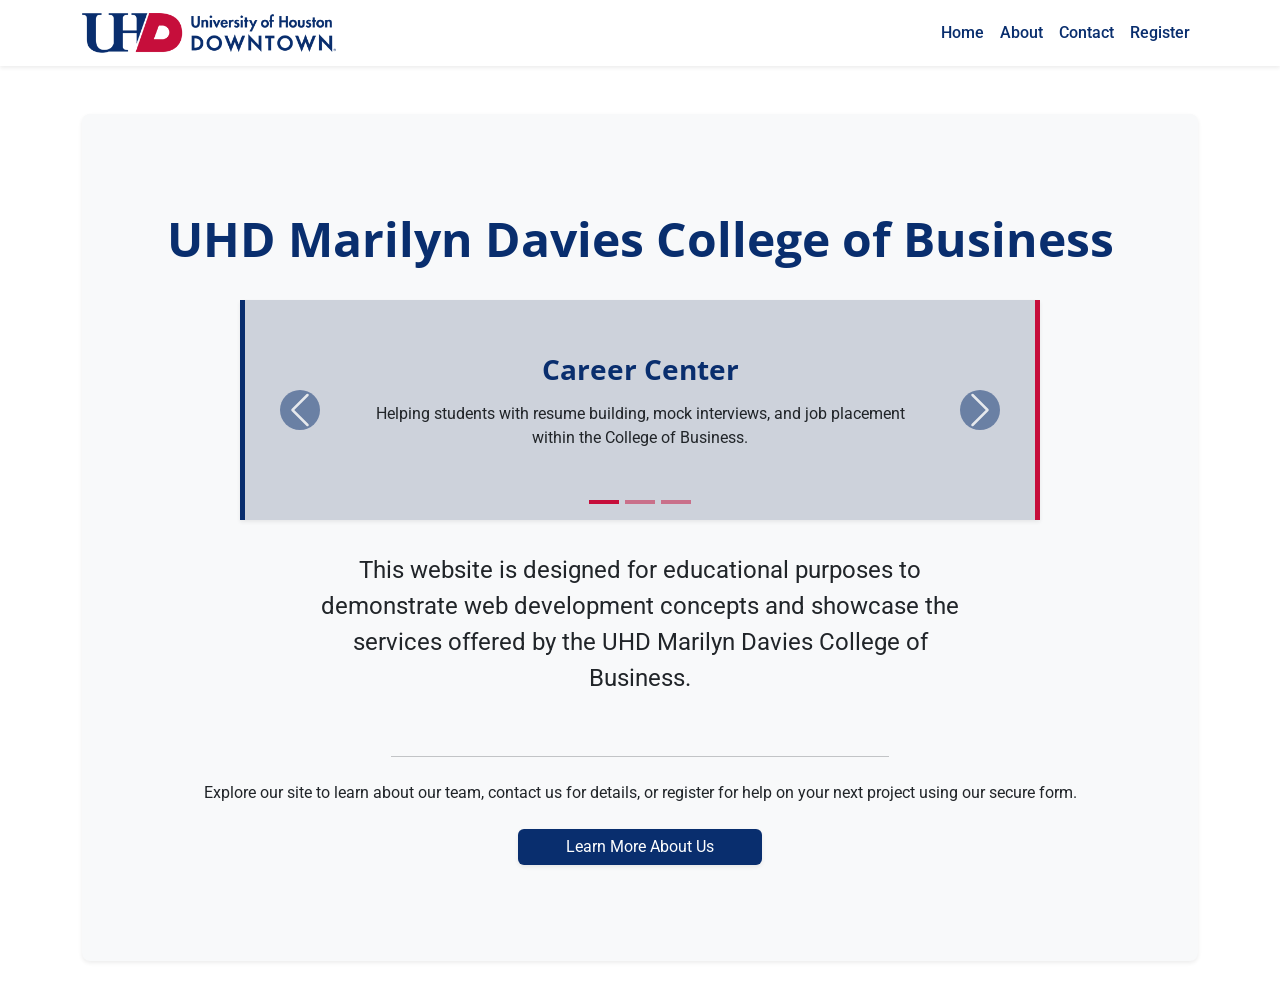
<file: index.html>
<!DOCTYPE html>
<html lang="en">
<head>
  <meta charset="UTF-8">
  <meta name="viewport" content="width=device-width, initial-scale=1.0">
  <title>UHD Project - Home</title>

  <link href="https://cdn.jsdelivr.net/npm/bootstrap@5.3.3/dist/css/bootstrap.min.css" rel="stylesheet">
  <link href="https://fonts.googleapis.com/css2?family=Open+Sans&family=Roboto&display=swap" rel="stylesheet">
  <link rel="stylesheet" href="style.css">
</head>
<body>
  <nav class="navbar navbar-expand-lg navbar-light bg-white py-2 shadow-sm">
    <div class="container">
      <a class="navbar-brand" href="index.html">
        <img src="uhd-logo.png" alt="UHD Logo" height="40">
      </a>
      <button class="navbar-toggler" type="button" data-bs-toggle="collapse" data-bs-target="#navbarNav">
        <span class="navbar-toggler-icon"></span>
      </button>
      
      <div class="collapse navbar-collapse" id="navbarNav">
        <ul class="navbar-nav ms-auto">
          <li class="nav-item"><a class="nav-link active" aria-current="page" href="index.html">Home</a></li>
          <li class="nav-item"><a class="nav-link" href="about.html">About</a></li>
          <li class="nav-item"><a class="nav-link" href="contact.html">Contact</a></li>
          <li class="nav-item"><a class="nav-link" href="form.html">Register</a></li>
        </ul>
      </div>
    </div>
  </nav>
  
  <main class="container mt-5 text-center">
    <div class="p-5 mb-4 bg-light rounded-3 shadow-sm d-flex flex-column align-items-center">
      <div class="container-fluid py-5">
        <h1 class="display-5 fw-bold uhd-blue">UHD Marilyn Davies College of Business</h1>
        <div id="uhdServicesCarousel" class="carousel slide" data-bs-ride="carousel" data-bs-interval="5000">
          <div class ="carousel-indicators">
            <button type="button" data-bs-target="#uhdServicesCarousel" data-bs-slide-to="0" class="active"></button>
            <button type="button" data-bs-target="#uhdServicesCarousel" data-bs-slide-to="1"></button>
            <button type="button" data-bs-target="#uhdServicesCarousel" data-bs-slide-to="2"></button>
          </div>

          <div class="carousel-inner shadow-sm">
            <div class="carousel-item active">
              <div class="d-flex flex-column justify-content-center align-items-center" style="min-height: 220px;">
                <h3>Career Center</h3>
                <p>Helping students with resume building, mock interviews, and job placement within the College of Business.</p>
              </div>
            </div>
            <div class="carousel-item">
              <div class="d-flex flex-column justify-content-center align-items-center" style="min-height: 220px;">
                <h3>Academic Advising</h3>
                <p>Expert guidance to help navigate your degree plan and graduate on time.</p>
              </div>
            </div>
            <div class="carousel-item">
              <div class="d-flex flex-column justify-content-center align-items-center" style="min-height: 220px;">
                <h3>Tutoring & Mentoring</h3>
                <p>Peer-led tutoring sessions for accounting, finance, and MIS courses.</p>
              </div>
            </div>
          </div>

          <button class="carousel-control-prev" type="button" data-bs-target="#uhdServicesCarousel" data-bs-slide="prev">
            <span class="carousel-control-prev-icon" aria-hidden="true"></span>
            <span class="visually-hidden">Previous</span>
          </button>
          <button class="carousel-control-next" type="button" data-bs-target="#uhdServicesCarousel" data-bs-slide="next">
            <span class="carousel-control-next-icon" aria-hidden="true"></span>
            <span class="visually-hidden">Next</span>
          </button>
        </div>
        
        <p class="col-md-8 fs-4 mx-auto mt-4">
          This website is designed for educational purposes to demonstrate web development concepts and showcase the services offered by the UHD Marilyn Davies College of Business.<br><br> 
        </p>
        <hr class="my-4 col-md-6 mx-auto">
        <p class="mb-4">Explore our site to learn about our team, contact us for details, or register for help on your next project using our secure form.</p>
        <a href="about.html" class="btn bg-uhd-blue text-white px-5 shadow-sm">Learn More About Us</a>
      </div>
    </div>
  </main>
  
  <script src="https://cdn.jsdelivr.net/npm/bootstrap@5.3.3/dist/js/bootstrap.bundle.min.js"></script>
</body>
</html>
</file>
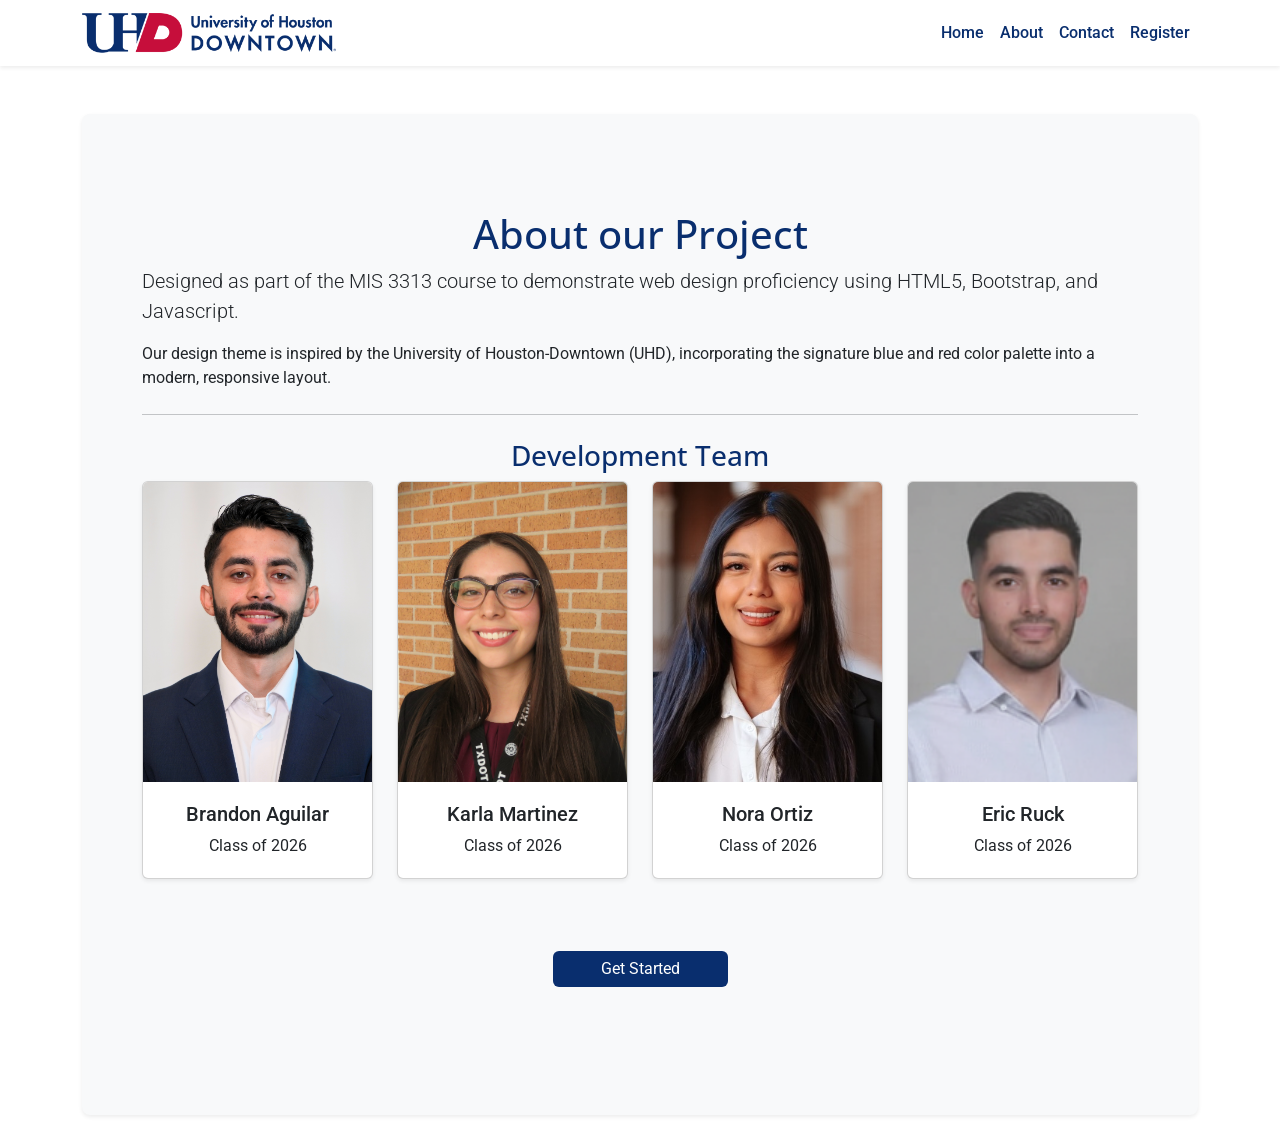
<file: about.html>
<!DOCTYPE html>
<html lang="en">
<head>
  <meta charset="UTF-8">
  <meta name="viewport" content="width=device-width, initial-scale=1.0">
  <title>UHD Project - About</title>

  <link href="https://cdn.jsdelivr.net/npm/bootstrap@5.3.3/dist/css/bootstrap.min.css" rel="stylesheet">
  <link href="https://fonts.googleapis.com/css2?family=Open+Sans&family=Roboto&display=swap" rel="stylesheet">
  <link rel="stylesheet" href="style.css">
</head>
<body>
  <nav class="navbar navbar-expand-lg navbar-light bg-white py-2 shadow-sm">
    <div class="container">
      <a class="navbar-brand" href="index.html">
        <img src="uhd-logo.png" alt="UHD Logo" height="40">
      </a>
      <button class="navbar-toggler" type="button" data-bs-toggle="collapse" data-bs-target="#navbarNav">
        <span class="navbar-toggler-icon"></span>
      </button>
      
      <div class="collapse navbar-collapse" id="navbarNav">
        <ul class="navbar-nav ms-auto">
          <li class="nav-item"><a class="nav-link" href="index.html">Home</a></li>
          <li class="nav-item"><a class="nav-link active" aria-current="page" href="about.html">About</a></li>
          <li class="nav-item"><a class="nav-link" href="contact.html">Contact</a></li>
          <li class="nav-item"><a class="nav-link" href="form.html">Register</a></li>
        </ul>
      </div>
    </div>
  </nav>

  <main class="container mt-5">
    <div class="p-5 mb-4 bg-light rounded-3 shadow-sm">
    <div class="container-fluid py-5">
    <div class="row">
      <div class="col-md-12">
        <h1 class="uhd-blue text-center">About our Project</h1>
        <p class="lead">
          Designed as part of the MIS 3313 course to demonstrate web design proficiency using HTML5, Bootstrap, and Javascript.
        </p>
        <p>
          Our design theme is inspired by the University of Houston-Downtown (UHD), incorporating the signature blue and red color palette into a modern, responsive layout.
        </p>
        
        <hr class="my-4">
        <h3 class="uhd-blue text-center">Development Team</h3>
      </div>
    </div>
    
    <div class="row">
      <div class="col-md-6 col-lg-3 text-center mb-4">
        <div class="card h-100 shadow-sm">
          <img src="Brandon.png" class="card-img-top" alt="Brandon Aguilar">
          <div class="card-body">
            <h5 class="card-title">Brandon Aguilar</h5>
            <p class="card-text">Class of 2026</p>
          </div>
        </div>
      </div>
      <div class="col-md-6 col-lg-3 text-center mb-4">
        <div class="card h-100 shadow-sm">
          <img src="Karla.jpg" class="card-img-top" alt="Karla Martinez">
          <div class="card-body">
            <h5 class="card-title">Karla Martinez</h5>
            <p class="card-text">Class of 2026</p>
          </div>
        </div>
      </div>
      <div class="col-md-6 col-lg-3 text-center mb-4">
        <div class="card h-100 shadow-sm">
          <img src="Nora.jpeg" class="card-img-top" alt="Nora Ortiz">
          <div class="card-body">
            <h5 class="card-title">Nora Ortiz</h5>
            <p class="card-text">Class of 2026</p>
          </div>
        </div>
      </div>
      <div class="col-md-6 col-lg-3 text-center mb-4">
        <div class="card h-100 shadow-sm">
          <img src="Eric.png" class="card-img-top" alt="Eric Ruck">
          <div class="card-body">
            <h5 class="card-title">Eric Ruck</h5>
            <p class="card-text">Class of 2026</p>
          </div>
        </div>
      </div>
    </div>
    
    <div class="row mt-5">
      <div class="col-12 d-flex flex-column align-items-center text-center">
        <button id="js-demo-btn" type="button" class="btn bg-uhd-blue text-white px-5">Get Started</button>
        <p id="js-response" class="mt-3 uhd-blue font-weight-bold"></p>
      </div>
    </div>
    </div>
    </div>
  </main>

  <script src="https://cdn.jsdelivr.net/npm/bootstrap@5.3.3/dist/js/bootstrap.bundle.min.js"></script>
  <script>
    document.getElementById('js-demo-btn').addEventListener('click', function() {
      const btn = document.getElementById('js-demo-btn');
      btn.disabled = true;
      document.getElementById('js-response').innerText = 'Redirecting to Contact Page...';
      setTimeout(function() {
        window.location.href = "contact.html";
      }, 2000);
    });
  </script>
</body>
</html>
</file>
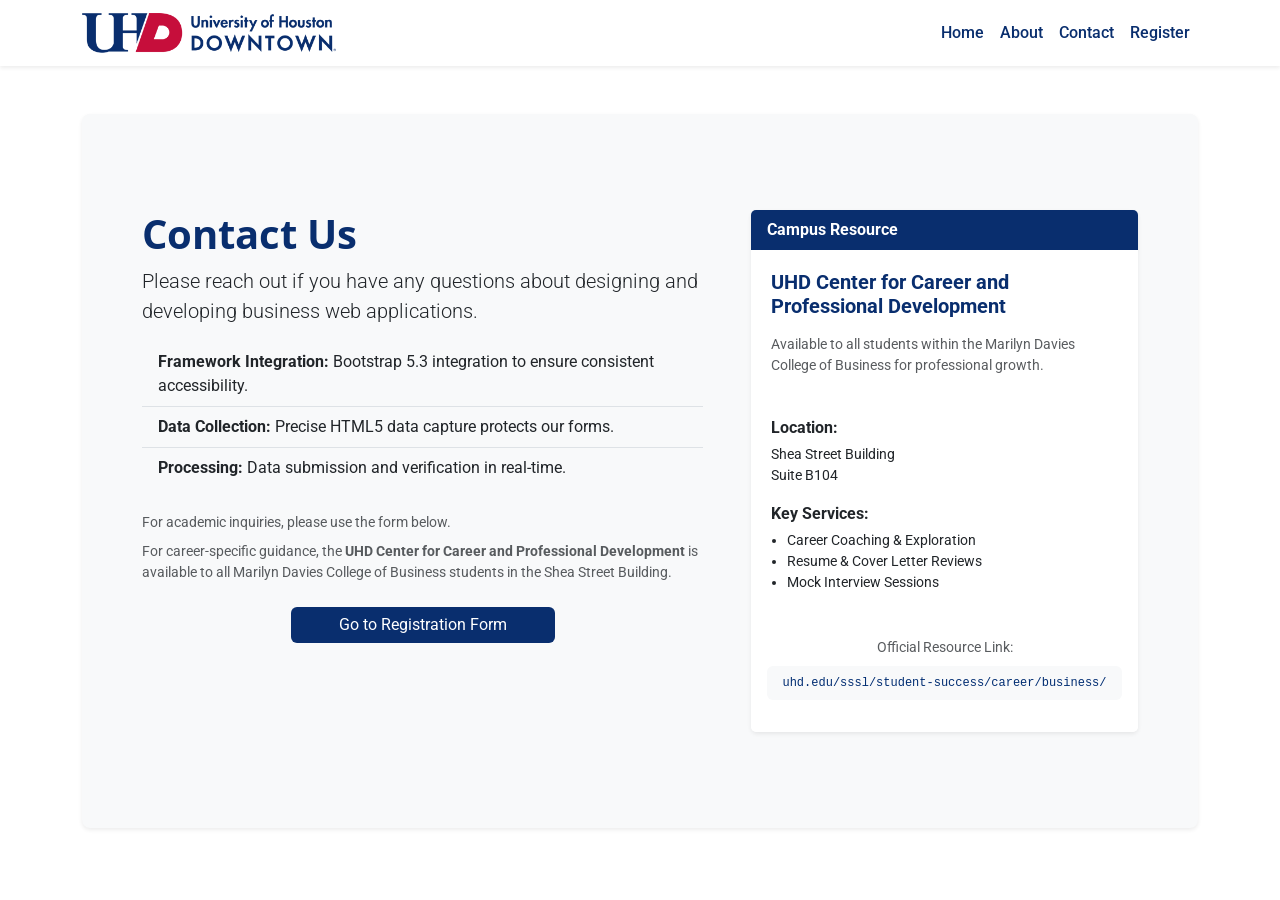
<file: contact.html>
<!DOCTYPE html>
<html lang="en">
<head>
  <meta charset="UTF-8">
  <meta name="viewport" content="width=device-width, initial-scale=1.0">
  <title>UHD Project - Contact</title>

  <link href="https://cdn.jsdelivr.net/npm/bootstrap@5.3.3/dist/css/bootstrap.min.css" rel="stylesheet">
  <link href="https://fonts.googleapis.com/css2?family=Open+Sans&family=Roboto&display=swap" rel="stylesheet">
  <link rel="stylesheet" href="style.css">
</head>
<body>
  <nav class="navbar navbar-expand-lg navbar-light bg-white py-2 shadow-sm">
    <div class="container">
      <a class="navbar-brand" href="index.html">
        <img src="uhd-logo.png" alt="UHD Logo" height="40">
      </a>
      <button class="navbar-toggler" type="button" data-bs-toggle="collapse" data-bs-target="#navbarNav">
        <span class="navbar-toggler-icon"></span>
      </button>
      
      <div class="collapse navbar-collapse" id="navbarNav">
        <ul class="navbar-nav ms-auto">
          <li class="nav-item"><a class="nav-link" href="index.html">Home</a></li>
          <li class="nav-item"><a class="nav-link" href="about.html">About</a></li>
          <li class="nav-item"><a class="nav-link active" aria-current="page" href="contact.html">Contact</a></li>
          <li class="nav-item"><a class="nav-link" href="form.html">Register</a></li>
        </ul>
      </div>
    </div>
  </nav>
  
  <main class="container py-5">
  <div class="p-5 mb-4 bg-light rounded-3 shadow-sm">
    <div class="container-fluid py-5">
      <div class="row g-5">
        
        <div class="col-md-7">
          <h1 class="uhd-blue fw-bold">Contact Us</h1>
          <p class="lead">Please reach out if you have any questions about designing and developing business web applications.</p>

          <ul class="list-group list-group-flush mb-4">
            <li class="list-group-item bg-transparent"><strong>Framework Integration:</strong> Bootstrap 5.3 integration to ensure consistent accessibility.</li>
            <li class="list-group-item bg-transparent"><strong>Data Collection:</strong> Precise HTML5 data capture protects our forms.</li>
            <li class="list-group-item bg-transparent"><strong>Processing:</strong> Data submission and verification in real-time.</li>
          </ul>

          <div class="text-muted small mb-4">
            <span class="d-block mb-2">For academic inquiries, please use the form below.</span> 
            <span class="d-block">For career-specific guidance, the <strong>UHD Center for Career and Professional Development</strong> is available to all Marilyn Davies College of Business students in the Shea Street Building.</span>
          </div>
  
          <div class="text-center">
            <a href="form.html" class="btn bg-uhd-blue px-5">Go to Registration Form</a>
          </div>
        </div>

        <div class="col-md-5">
          <div class="card shadow-sm border-0 h-100">
            <div class="card-header bg-uhd-blue text-white fw-bold">
              Campus Resource
            </div>
            <div class="card-body">
              <h5 class="uhd-blue fw-bold mb-3">UHD Center for Career and Professional Development</h5>
              <p class="small text-muted">Available to all students within the Marilyn Davies College of Business for professional growth.</p>
              
              <div class="mt-4">
                <p class="mb-1"><strong>Location:</strong></p>
                <p class="small mb-3">Shea Street Building<br>Suite B104</p>
                
                <p class="mb-1"><strong>Key Services:</strong></p>
                <ul class="small ps-3">
                  <li>Career Coaching & Exploration</li>
                  <li>Resume & Cover Letter Reviews</li>
                  <li>Mock Interview Sessions</li>
                </ul>
              </div>
            </div>
            <div class="card-footer bg-white border-top-0 text-center pb-3">
              <p class="small text-muted mb-2">Official Resource Link:</p>
  
              <code class="d-block mb-3 p-2 bg-light rounded text-break" style="font-size: 0.75rem; color: #002D72;">
                uhd.edu/sssl/student-success/career/business/
              </code>
            </div>
          </div>
        </div>
        </div>
    </div>
  </div>
</main>

  <script src="https://cdn.jsdelivr.net/npm/bootstrap@5.3.3/dist/js/bootstrap.bundle.min.js"></script>
</body>
</html>
</file>
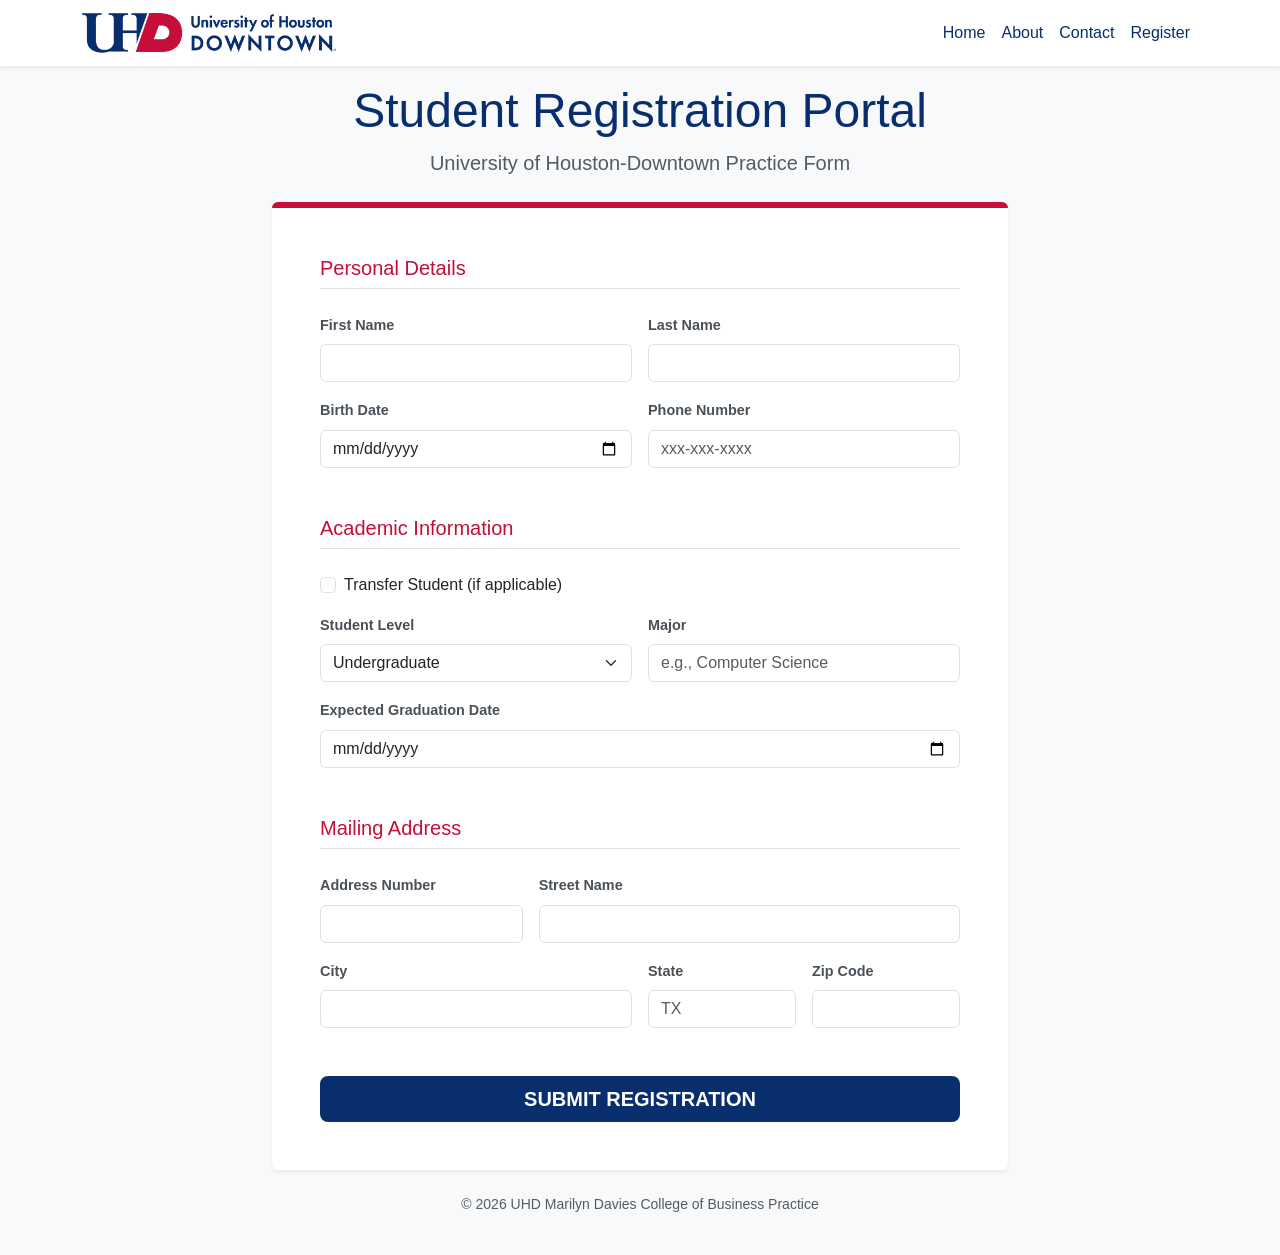
<file: form.html>
<!DOCTYPE html>
<html lang="en">
<head>
   <meta charset="utf-8">
   <meta name="viewport" content="width=device-width, initial-scale=1.0">
   <title>UHD Student Information Form</title>
   
   <link href="https://cdn.jsdelivr.net/npm/bootstrap@5.3.0/dist/css/bootstrap.min.css" rel="stylesheet">
   
   <link rel="stylesheet" href="style.css">
</head>
<body class="bg-light registration-page">
   <nav class="navbar navbar-expand-lg navbar-light bg-white py-2 shadow-sm">
    <div class="container">
      <a class="navbar-brand" href="index.html">
        <img src="uhd-logo.png" alt="UHD Logo" height="40">
      </a>
      <button class="navbar-toggler" type="button" data-bs-toggle="collapse" data-bs-target="#navbarNav">
        <span class="navbar-toggler-icon"></span>
      </button>
      
      <div class="collapse navbar-collapse" id="navbarNav">
        <ul class="navbar-nav ms-auto">
          <li class="nav-item"><a class="nav-link" href="index.html">Home</a></li>
          <li class="nav-item"><a class="nav-link" href="about.html">About</a></li>
          <li class="nav-item"><a class="nav-link" href="contact.html">Contact</a></li>
          <li class="nav-item"><a class="nav-link active" aria-current="page" href="form.html">Register</a></li>
        </ul>
      </div>
    </div>
  </nav>

   <div class="container pt-3 pb-4">
      <div class="row justify-content-center">
         <div class="col-lg-8">
            
            <header class="text-center mb-4">
               <h1 class="display-5 text-uhd-blue">Student Registration Portal</h1>
               <p class="lead text-muted">University of Houston-Downtown Practice Form</p>
            </header>

            <main class="card shadow-sm border-0">
               <div class="card-body p-4 p-md-5">
                  <form method="post" action="http://randyconnolly.com/tests/process.php">
                     
                     <section class="mb-5">
                        <h2 class="h5 border-bottom pb-2 mb-4 text-uhd-red">Personal Details</h2>
                        <div class="row g-3">
                           <div class="col-md-6">
                              <label for="firstName" class="form-label">First Name</label>
                              <input type="text" id="firstName" name="firstName" class="form-control" required>
                           </div>
                           <div class="col-md-6">
                              <label for="lastName" class="form-label">Last Name</label>
                              <input type="text" id="lastName" name="lastName" class="form-control" required>
                           </div>
                           <div class="col-md-6">
                              <label for="birthDate" class="form-label">Birth Date</label>
                              <input type="date" id="birthDate" name="birthDate" class="form-control">
                           </div>
                           <div class="col-md-6">
                              <label for="phone" class="form-label">Phone Number</label>
                              <input type="tel" id="phone" name="phone" class="form-control" placeholder="xxx-xxx-xxxx">
                           </div>
                        </div>
                     </section>

                     <section class="mb-5">
                        <h2 class="h5 border-bottom pb-2 mb-4 text-uhd-red">Academic Information</h2>
                        <div class="mb-3 form-check">
                           <input type="checkbox" id="transfer" name="transfer" value="yes" class="form-check-input">
                           <label for="transfer" class="form-check-label">Transfer Student (if applicable)</label>
                        </div>
                        <div class="row g-3">
                           <div class="col-md-6">
                              <label for="level" class="form-label">Student Level</label>
                              <select id="level" name="level" class="form-select">
                                 <option value="undergrad">Undergraduate</option>
                                 <option value="grad">Graduate</option>
                              </select>
                           </div>
                           <div class="col-md-6">
                              <label for="major" class="form-label">Major</label>
                              <input type="text" id="major" name="major" class="form-control" placeholder="e.g., Computer Science">
                           </div>
                           <div class="col-12">
                              <label for="gradDate" class="form-label">Expected Graduation Date</label>
                              <input type="date" id="gradDate" name="gradDate" class="form-control">
                           </div>
                        </div>
                     </section>

                     <section class="mb-5">
                        <h2 class="h5 border-bottom pb-2 mb-4 text-uhd-red">Mailing Address</h2>
                        <div class="row g-3">
                           <div class="col-md-4">
                              <label for="addrNum" class="form-label">Address Number</label>
                              <input type="number" id="addrNum" name="addrNum" class="form-control">
                           </div>
                           <div class="col-md-8">
                              <label for="addrName" class="form-label">Street Name</label>
                              <input type="text" id="addrName" name="addrName" class="form-control">
                           </div>
                           <div class="col-md-6">
                              <label for="city" class="form-label">City</label>
                              <input type="text" id="city" name="city" class="form-control">
                           </div>
                           <div class="col-md-3">
                              <label for="state" class="form-label">State</label>
                              <input type="text" id="state" name="state" class="form-control" maxlength="2" placeholder="TX">
                           </div>
                           <div class="col-md-3">
                              <label for="zip" class="form-label">Zip Code</label>
                              <input type="text" id="zip" name="zip" class="form-control" pattern="[0-9]{5}">
                           </div>
                        </div>
                     </section>

                     <div class="d-grid mt-4">
                        <button type="submit" class="btn btn-uhd btn-lg">Submit Registration</button>
                     </div>
                  </form>
               </div>
            </main>

            <footer class="text-center mt-4 text-muted small">
               <p>&copy; 2026 UHD Marilyn Davies College of Business Practice</p>
            </footer>

         </div>
      </div>
   </div>

   <script src="https://cdn.jsdelivr.net/npm/bootstrap@5.3.0/dist/js/bootstrap.bundle.min.js"></script>
</body>
</html>
</file>
<file: style.css>
html, body {
  height: 100%;
  margin: 0;
}

body {
  display: flex;
  flex-direction: column;
  font-family: 'Roboto', sans-serif;
}

main {
  flex: 1 0 auto;
}

footer {
  flex-shrink: 0;
}

h1, h2, h3 {
  font-family: 'Open Sans', sans-serif;
}

.uhd-blue { color: #092e6e; }
.uhd-red { color: #c60e3b; }

.bg-uhd-blue {
  background-color: #092e6e !important;
  color: white !important;
  border: none !important;
}

.bg-uhd-blue:hover {
  background-color: #cdd2db !important;
}

.navbar-light .navbar-nav .nav-link {
  color: #092e6e !important;
  font-weight: 500;
  font-size: 1rem;
  transition: all 0.2s ease-in-out !important;
}

.navbar-light .navbar-nav .nav-link:hover {
  color: #c60e3b !important; 
  background-color: transparent !important;
}

#uhdServicesCarousel {
  max-width: 800px;
  margin: 2rem auto;
}

.carousel-inner {
  border-left: 5px solid #092e6e;
  border-right: 5px solid #c60e3b;
  background-color: #cdd2db;
  overflow: hidden;
  min-height: 220px;
}

.carousel-item {
  padding: 0 15%;
  text-align: center;
}

.carousel-item h3 {
  color: #092e6e;
  font-weight: bold;
  margin-bottom: 1rem;
}

.carousel-control-prev-icon,
.carousel-control-next-icon {
  background-color: #092e6e !important;
  border-radius: 50%;
  padding: 20px;
}

.carousel-indicators button {
  background-color: #c60e3b !important;
  height: 4px !important;
  width: 30px !important;
  border: none !important;
  margin: 0 5px;
  opacity: 0.5;
}



@media (max-width: 576px) {
  .carousel-inner {
    padding: 1rem !important;
    min-height: 280px;
  }
  .carousel-item h3 {
    font-size: 1.25rem;
  }
}

.card-img-top {
    width: 100%;
    height: 300px; 
    object-fit: cover;
    object-position: top;
}

.card-body {
  display: flex;
  flex-direction: column;
  justify-content: center;
  padding: 1.25rem;
  flex-grow: 1;
}

.registration-page .text-uhd-blue { color: #092e6e; }
.registration-page .text-uhd-red { color: #c60e3b; }

.registration-page .btn-uhd {
  background-color: #092e6e;
  color: #FFFFFF;
  border: none;
  transition: background-color 0.3s ease;
  font-weight: 700;
  text-transform: uppercase;
}

.registration-page .btn-uhd:hover {
  background-color: #c60e3b;
  color: #FFFFFF;
}

.registration-page .card {
  border-top: 6px solid #c60e3b !important;
}

.registration-page .form-label {
  font-weight: 600;
  font-size: 0.9rem;
  color: #495057;
}
</file>
